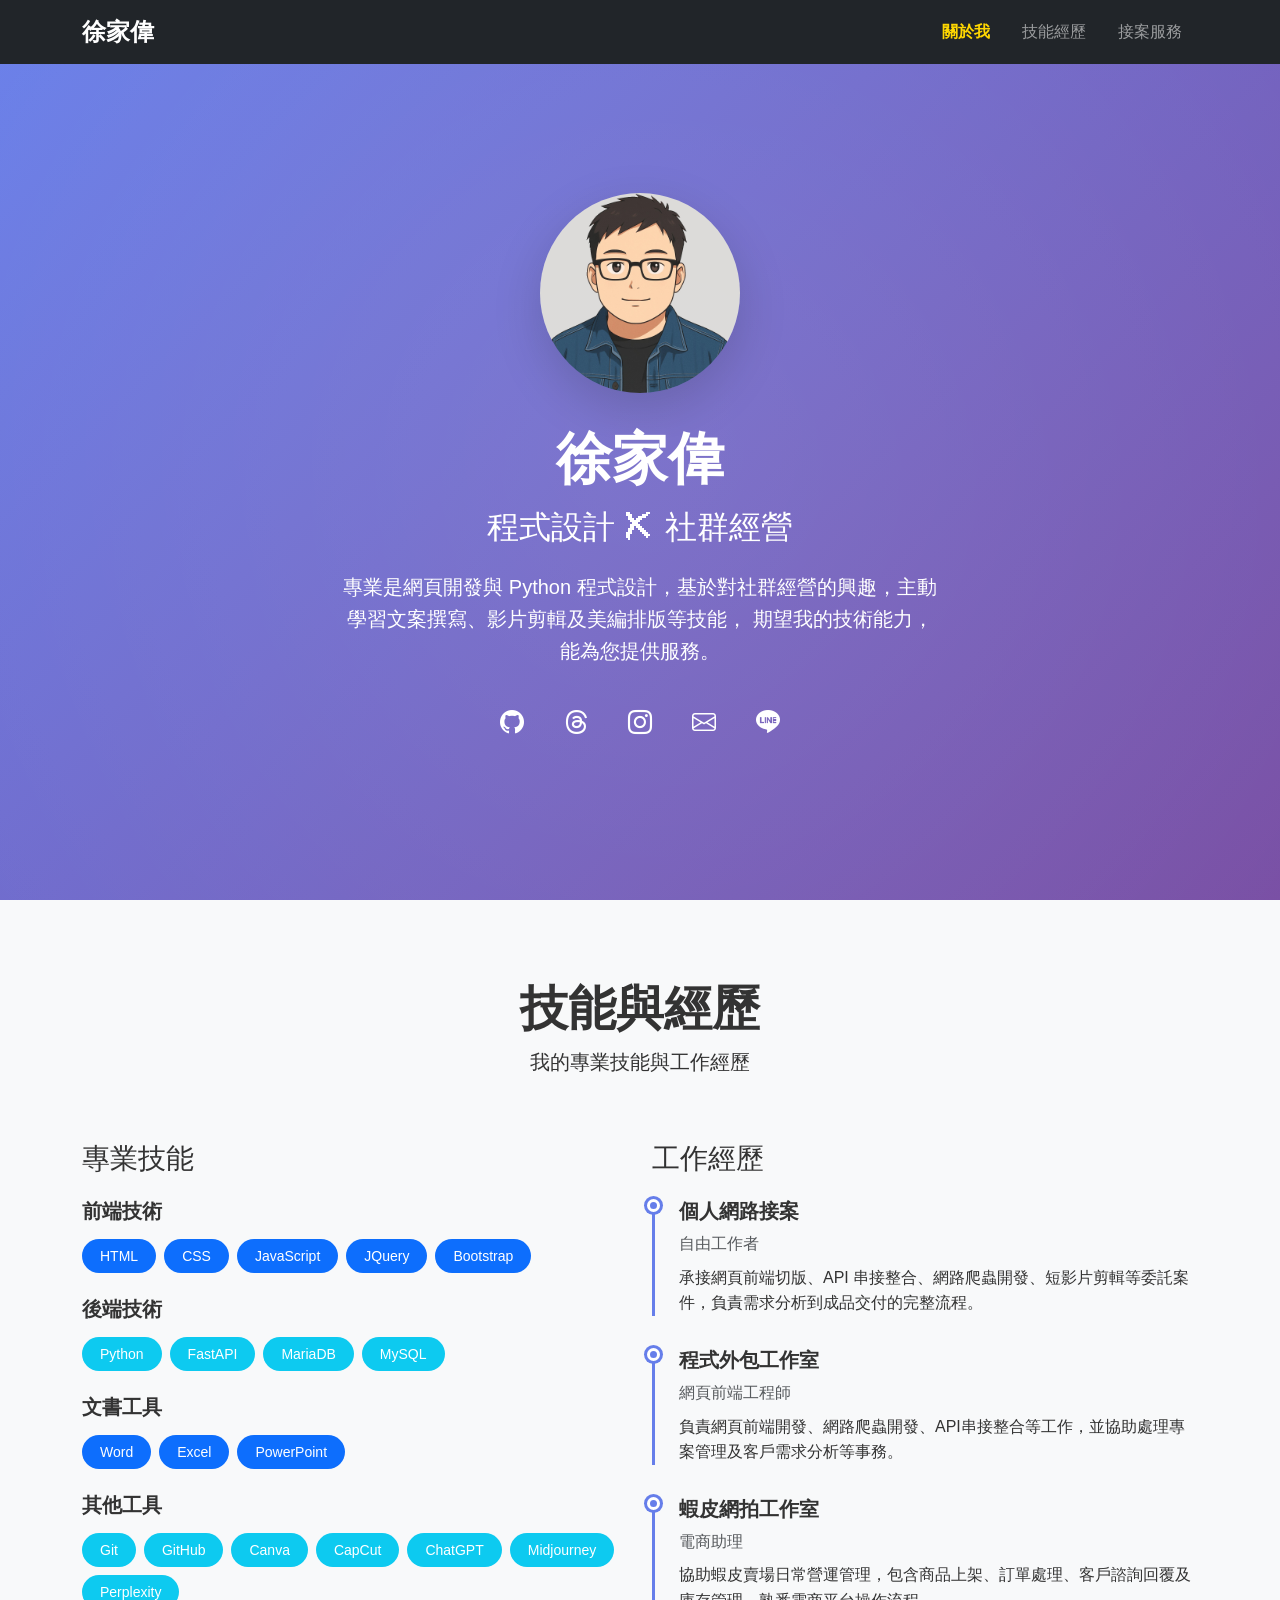
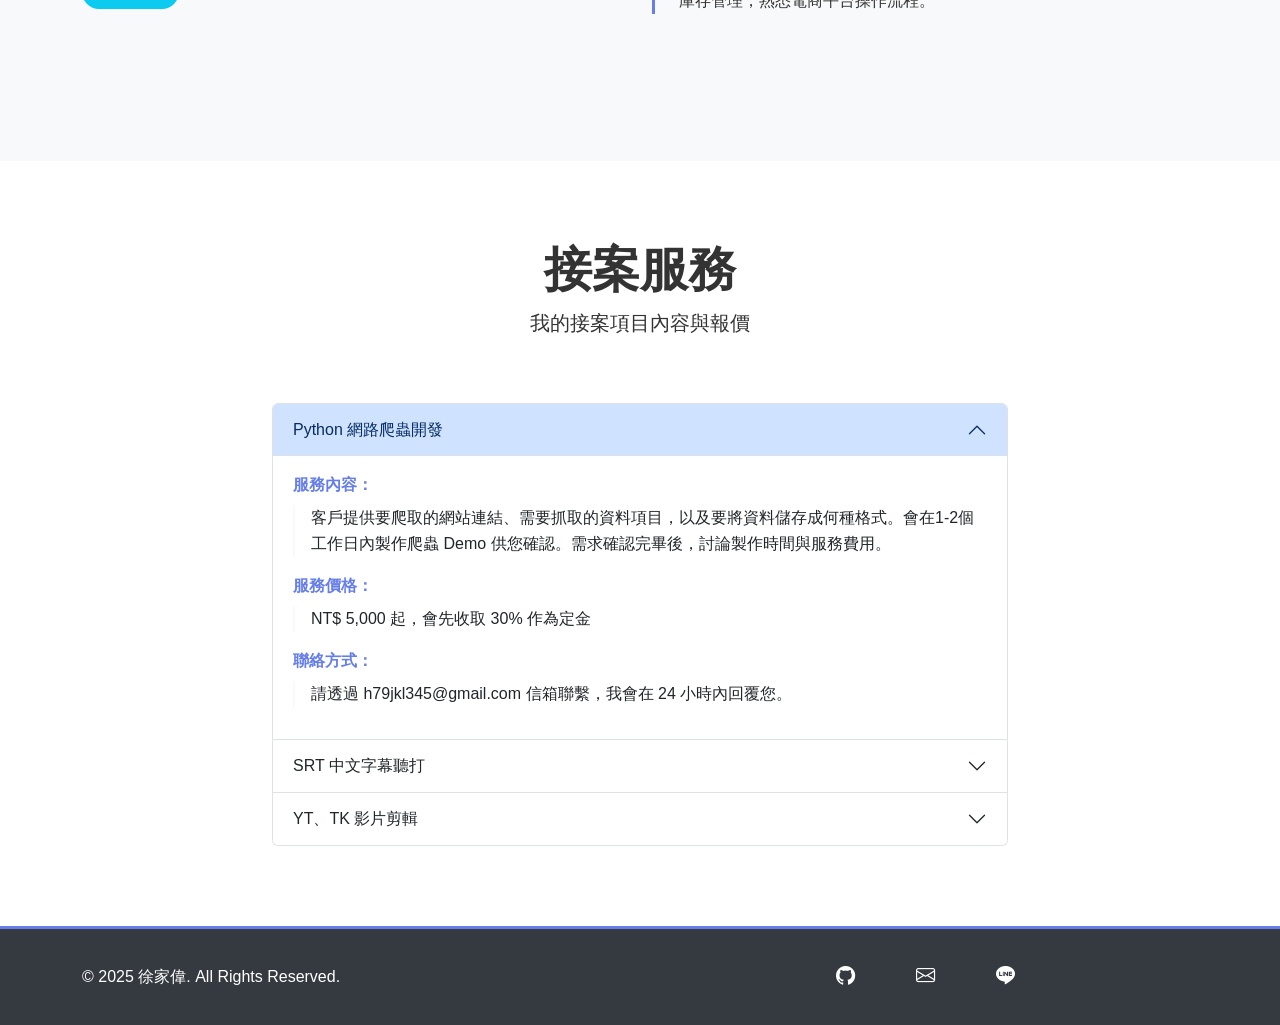
<file: index.html>
<!DOCTYPE html>
<html lang="zh-TW">

<head>
    <!-- 基本 Meta 標籤 -->
    <meta charset="UTF-8">
    <meta name="viewport" content="width=device-width, initial-scale=1.0">
    <meta name="description" content="徐家偉的個人介紹網站">
    <meta name="keywords" content="網頁工程師,前端開發,社群經營,React,Python,作品集">
    <meta name="author" content="徐家偉">

    <!-- 網站標題 -->
    <title>徐家偉 XuJiaWei</title>

    <!-- 外部 CSS 框架 -->
    <link href="https://cdn.jsdelivr.net/npm/bootstrap@5.3.0/dist/css/bootstrap.min.css" rel="stylesheet">
    <link rel="stylesheet" href="https://cdn.jsdelivr.net/npm/bootstrap-icons@1.11.0/font/bootstrap-icons.css">

    <!-- 自定義樣式 -->
    <link rel="stylesheet" href="styles/style.css">

    <!-- Favicon (可選) -->
    <link rel="icon" type="image/x-icon" href="images/favicon.ico">
</head>

<body>
    <!-- 導覽列區塊 -->
    <nav class="navbar navbar-expand-lg navbar-dark bg-dark fixed-top" role="navigation" aria-label="主要導覽">
        <div class="container">
            <!-- 品牌標誌 -->
            <a class="navbar-brand" href="#home" aria-label="回到首頁">徐家偉</a>

            <!-- 手機版選單按鈕 -->
            <button class="navbar-toggler" type="button" data-bs-toggle="collapse" data-bs-target="#navbarNav"
                aria-controls="navbarNav" aria-expanded="false" aria-label="切換導覽選單">
                <span class="navbar-toggler-icon"></span>
            </button>

            <!-- 導覽選單項目 -->
            <div class="collapse navbar-collapse" id="navbarNav">
                <ul class="navbar-nav ms-auto">
                    <li class="nav-item">
                        <a class="nav-link" href="#about" aria-label="關於我">關於我</a>
                    </li>
                    <li class="nav-item">
                        <a class="nav-link" href="#experience" aria-label="經歷技能">技能經歷</a>
                    </li>
                    <!-- <li class="nav-item">
                        <a class="nav-link" href="#portfolio" aria-label="我的作品">作品展示</a>
                    </li> -->
                    <li class="nav-item">
                        <a class="nav-link" href="#services" aria-label="接案服務">接案服務</a>
                    </li>
                </ul>
            </div>
        </div>
    </nav>

    <!-- 主要內容區域 -->
    <!-- 個人簡介區塊 - 置中版 -->
    <section id="about" class="hero-section px-4" aria-labelledby="hero-title">
        <div class="container">
            <div class="row justify-content-center">
                <div class="col-lg-8 col-xl-7 text-center">
                    <!-- 個人頭像 -->
                    <!-- 修改後的程式碼 -->
                    <div class="profile-img-container shadow-lg">
                        <img src="images/sticker.jpg" alt="我的大頭貼" class="profile-img">
                    </div>


                    <!-- 個人資訊 -->
                    <h1 id="hero-title" class="display-4 fw-bold mb-3">徐家偉</h1>
                    <h2 class="mb-4 text-subtitle">程式設計 ✘ 社群經營</h2>
                    <p class="lead mb-4">
                        專業是網頁開發與 Python 程式設計，基於對社群經營的興趣，主動學習文案撰寫、影片剪輯及美編排版等技能，
                        期望我的技術能力，能為您提供服務。
                    </p>

                    <!-- 社群媒體連結 -->
                    <div class="social-links" role="group" aria-label="社群媒體連結">
                        <a href="https://github.com/XuJiaWei0812" class="text-decoration-none" aria-label="GitHub 個人檔案">
                            <i class="bi bi-github" aria-hidden="true"></i>
                        </a>
                        <a href="https://www.threads.net/@awu.wusheng" class="text-decoration-none"
                            aria-label="Threads 個人檔案">
                            <i class="bi bi-threads" aria-hidden="true"></i>
                        </a>
                        <a href="https://www.instagram.com/awu.wusheng/" class="text-decoration-none"
                            aria-label="Instagram 個人檔案">
                            <i class="bi bi-instagram" aria-hidden="true"></i>
                        </a>
                        <a href="mailto:h79jkl345@gmail.com" class="text-decoration-none" aria-label="電子郵件聯絡">
                            <i class="bi bi-envelope" aria-hidden="true"></i>
                        </a>
                        <a href="https://line.me/ti/p/uGTFA87Uiu" class="text-decoration-none" aria-label="Line 好友添加">
                            <i class="bi bi-line" aria-hidden="true"></i>
                        </a>
                    </div>
                </div>
            </div>
        </div>
    </section>


    <!-- 經歷與專業技能區塊 -->
    <section id="experience" class="section-padding bg-light px-4" aria-labelledby="experience-title">
        <div class="container">
            <!-- 區塊標題 -->
            <div class="row">
                <div class="col-12 text-center mb-5">
                    <h2 id="experience-title" class="display-5 fw-bold">技能與經歷</h2>
                    <p class="lead">我的專業技能與工作經歷</p>
                </div>
            </div>

            <div class="row">
                <!-- 專業技能區域 -->
                <div class="col-lg-6 mb-5">
                    <h3 class="mb-4">專業技能</h3>

                    <!-- 前端技術 -->
                    <div class="skill-category mb-4">
                        <p class="h5 fw-bold mb-3">前端技術</p>
                        <div class="skill-tags">
                            <span class="badge bg-primary skill-badge">HTML</span>
                            <span class="badge bg-primary skill-badge">CSS</span>
                            <span class="badge bg-primary skill-badge">JavaScript</span>
                            <span class="badge bg-primary skill-badge">JQuery</span>
                            <span class="badge bg-primary skill-badge">Bootstrap</span>
                        </div>
                    </div>

                    <!-- 後端技術 -->
                    <div class="skill-category mb-4">
                        <p class="h5 fw-bold mb-3">後端技術</p>
                        <div class="skill-tags">
                            <span class="badge bg-info skill-badge">Python</span>
                            <span class="badge bg-info skill-badge">FastAPI</span>
                            <span class="badge bg-info skill-badge">MariaDB</span>
                            <span class="badge bg-info skill-badge">MySQL</span>
                        </div>
                    </div>

                    <!-- 文書工具 -->
                    <div class="skill-category mb-4">
                        <p class="h5 fw-bold mb-3">文書工具</p>
                        <div class="skill-tags">
                            <span class="badge bg-primary skill-badge">Word</span>
                            <span class="badge bg-primary skill-badge">Excel</span>
                            <span class="badge bg-primary skill-badge">PowerPoint</span>
                        </div>
                    </div>

                    <!-- 其他工具 -->
                    <div class="skill-category">
                        <p class="h5 fw-bold mb-3">其他工具</p>
                        <div class="skill-tags">
                            <span class="badge bg-info skill-badge">Git</span>
                            <span class="badge bg-info skill-badge">GitHub</span>
                            <span class="badge bg-info skill-badge">Canva</span>
                            <span class="badge bg-info skill-badge">CapCut</span>
                            <span class="badge bg-info skill-badge">ChatGPT</span>
                            <span class="badge bg-info skill-badge">Midjourney</span>
                            <span class="badge bg-info skill-badge">Perplexity</span>
                        </div>
                    </div>
                </div>

                <!-- 工作經歷區域 -->
                <div class="col-lg-6">
                    <h3 class="mb-4">工作經歷</h3>

                    <!-- 經歷項目 1 -->
                    <article class="timeline-item">
                        <p class="h5 fw-bold">個人網路接案</p>
                        <p class="text-muted mb-2">自由工作者</p>
                        <p>承接網頁前端切版、API 串接整合、網路爬蟲開發、短影片剪輯等委託案件，負責需求分析到成品交付的完整流程。</p>
                    </article>

                    <!-- 經歷項目 2 -->
                    <article class="timeline-item">
                        <p class="h5 fw-bold">程式外包工作室</p>
                        <p class="text-muted mb-2">網頁前端工程師</p>
                        <p>負責網頁前端開發、網路爬蟲開發、API串接整合等工作，並協助處理專案管理及客戶需求分析等事務。</p>
                    </article>

                    <!-- 經歷項目 3 -->
                    <article class="timeline-item">
                        <p class="h5 fw-bold">蝦皮網拍工作室</p>
                        <p class="text-muted mb-2">電商助理</p>
                        <p>協助蝦皮賣場日常營運管理，包含商品上架、訂單處理、客戶諮詢回覆及庫存管理，熟悉電商平台操作流程。</p>
                    </article>
                </div>
            </div>
        </div>
    </section>

    <!-- 作品集區塊 -->
    <!-- <section id="portfolio" class="section-padding" aria-labelledby="portfolio-title">
        <div class="container">
            <div class="row">
                <div class="col-12 text-center mb-5">
                    <h2 id="portfolio-title" class="display-5 fw-bold">我的作品</h2>
                    <p class="lead">精選專案作品展示</p>
                </div>
            </div>

            <div class="row" role="grid">
                <div class="col-md-6 col-lg-4 mb-4" role="gridcell">
                    <article class="card h-100 portfolio-card">
                        <img src="image/portfolio01.jpg" class="card-img-top" alt="作品001專案截圖" loading="lazy">
                        <div class="card-body">
                            <h3 class="card-title h5">作品001</h3>
                            <p class="card-text">作品001內容
                            </p>
                        </div>
                    </article>
                </div>
            </div>
        </div>
    </section> -->

    <!-- 接案服務說明區塊 -->
    <section id="services" class="section-padding px-4" aria-labelledby="services-title">
        <div class="container">
            <!-- 區塊標題 -->
            <div class="row">
                <div class="col-12 text-center mb-5">
                    <h2 id="services-title" class="display-5 fw-bold">接案服務</h2>
                    <p class="lead">我的接案項目內容與報價</p>
                </div>
            </div>

            <!-- 服務項目手風琴 -->
            <div class="row">
                <div class="col-lg-8 mx-auto">
                    <div class="accordion" id="servicesAccordion" role="tablist">

                        <!-- 服務項目 1: Python 網路爬蟲開發 -->
                        <div class="accordion-item">
                            <h3 class="accordion-header" id="headingOne">
                                <button class="accordion-button" type="button" data-bs-toggle="collapse"
                                    data-bs-target="#collapseOne" aria-expanded="true" aria-controls="collapseOne"
                                    role="tab">
                                    Python 網路爬蟲開發
                                </button>
                            </h3>
                            <div id="collapseOne" class="accordion-collapse collapse show" aria-labelledby="headingOne"
                                data-bs-parent="#servicesAccordion" role="tabpanel">
                                <div class="accordion-body">
                                    <dl class="service-details">
                                        <dt>服務內容：</dt>
                                        <dd>客戶提供要爬取的網站連結、需要抓取的資料項目，以及要將資料儲存成何種格式。會在1-2個工作日內製作爬蟲 Demo 供您確認。需求確認完畢後，討論製作時間與服務費用。</dd>

                                        <dt>服務價格：</dt>
                                        <dd>NT$ 5,000 起，會先收取 30% 作為定金</dd>

                                        <dt>聯絡方式：</dt>
                                        <dd>請透過 h79jkl345@gmail.com 信箱聯繫，我會在 24 小時內回覆您。</dd>
                                    </dl>
                                </div>
                            </div>
                        </div>

                        <!-- 服務項目 2: SRT 中文字幕聽打 -->
                        <div class="accordion-item">
                            <h3 class="accordion-header" id="headingTwo">
                                <button class="accordion-button collapsed" type="button" data-bs-toggle="collapse"
                                    data-bs-target="#collapseTwo" aria-expanded="false" aria-controls="collapseTwo"
                                    role="tab">
                                    SRT 中文字幕聽打
                                </button>
                            </h3>
                            <div id="collapseTwo" class="accordion-collapse collapse" aria-labelledby="headingTwo"
                                data-bs-parent="#servicesAccordion" role="tabpanel">
                                <div class="accordion-body">
                                    <dl class="service-details">
                                        <dt>服務內容：</dt>
                                        <dd>客戶將聽打素材上傳至 Google 雲端，討論並確認聽打需求、音訊品質、製作時間與服務報價，完成後提供 SRT 或逐字稿供您審核修正。</dd>

                                        <dt>服務價格：</dt>
                                        <dd>1. SRT檔案 1分鐘 40 台幣 (中文)</dd>
                                        <dd>2. 逐字稿 1分鐘 30 台幣 (中文)</dd>

                                        <dt>聯絡方式：</dt>
                                        <dd>請透過 h79jkl345@gmail.com 信箱聯繫，我會在 24 小時內回覆您。</dd>

                                        <dt>委託精選：</dt>
                                        <dd>
                                            <span>1.</span>
                                            <a href="https://youtu.be/nAtujJm5PNc?si=9e7jjyu8WjbeJ9cZ" class="link-dark"
                                                target="_blank">
                                                【Joeman】9999元的奢華吃到飽對決369元的平價吃到飽【Joe是要對決S2】Ep95
                                            </a>
                                        </dd>
                                        <dd>
                                            <span>2.</span>
                                            <a href="https://youtu.be/ZFIbYRhg51Q?si=QQN1MVUrN1SW_g3N" class="link-dark"
                                                target="_blank">
                                                【Joeman】2580元的奢華肉乾對決320元的平價肉乾【Joe是要對決S2】Ep92
                                            </a>
                                        </dd>
                                        <dd>
                                            <span>3.</span>
                                            <a href="https://youtu.be/-O6KrLArJVw?si=ENCqAo39z3F-96rD" class="link-dark"
                                                target="_blank">
                                                【單車悠遊彰化苗木之鄉｜永靖巡禮超讚行程滿滿滿【LindaLovesCycling】
                                            </a>
                                        </dd>
                                        <dd>
                                            <span>4.</span>
                                            <a href="https://youtu.be/pcpTMlbo86Q?si=Un8v4jJqIBPGbxOq" class="link-dark"
                                                target="_blank">
                                                《翻岳2》搭乘藏王纜車去看樹冰大軍🌲｜來銀山溫泉當神隱少女♨️
                                            </a>
                                        </dd>
                                        <dd>
                                            <span>5.</span>
                                            <a href="https://youtu.be/aG0pRJRTMAg?si=NTaQ6DaTuYJa8YMY" class="link-dark"
                                                target="_blank">
                                                〖卡特〗揭秘頻道”20萬Q&A”有人離職了嗎？！為什麼有新成員的加入...！
                                            </a>
                                        </dd>
                                    </dl>
                                </div>
                            </div>
                        </div>

                        <!-- 服務項目 3: YT、TK 短影片剪輯 -->
                        <div class="accordion-item">
                            <h3 class="accordion-header" id="headingThree">
                                <button class="accordion-button collapsed" type="button" data-bs-toggle="collapse"
                                    data-bs-target="#collapseThree" aria-expanded="false" aria-controls="collapseThree"
                                    role="tab">
                                    YT、TK 影片剪輯
                                </button>
                            </h3>
                            <div id="collapseThree" class="accordion-collapse collapse" aria-labelledby="headingThree"
                                data-bs-parent="#servicesAccordion" role="tabpanel">
                                <div class="accordion-body">
                                    <dl class="service-details">
                                        <dt>服務內容：</dt>
                                        <dd>客戶將剪輯素材上傳至 Google 雲端，討論並確認影片素材、剪輯需求、製作時間與服務報價，完成後提供初版供您審核修正。</dd>

                                        <dt>服務價格：</dt>
                                        <dd>1. 短影片 : 0秒~30秒 300台幣、31秒~60秒 500台幣、61秒~90秒 700台幣、91秒~120秒 900台幣</dd>
                                        <dd>2. 長影片 : 1分鐘 300 台幣 (5分鐘以上算長影片)</dd>
                                        <dd>3. 純字幕 : 1分鐘 100 台幣</dd>

                                        <dt>聯絡方式：</dt>
                                        <dd>請透過 h79jkl345@gmail.com 信箱聯繫，我會在 24 小時內回覆您。</dd>

                                        <dt>委託精選：</dt>
                                        <dd>
                                            <span>1.</span>
                                            <a href="https://drive.google.com/file/d/1aO4wu6loYxnPoXxKL_tir53Qa9yr41Bm/view"
                                                class="link-dark" target="_blank">
                                                BR電商(TikTok) 電商市場競爭解法
                                            </a>
                                        </dd>
                                        <dd>
                                            <span>2.</span>
                                            <a href="https://drive.google.com/file/d/1_mHoqVsYP_aYX_h-3M3Wja6jahINfm7Q/view"
                                                class="link-dark" target="_blank">
                                                BR電商(TikTok) 蝦皮中小賣家陣亡
                                            </a>
                                        </dd>
                                        <dd>
                                            <span>3.</span>
                                            <a href="https://drive.google.com/file/d/1REF8NK8EbR0mFB0Osl1iph7hU8OPp2dd/view"
                                                class="link-dark" target="_blank">
                                                BR電商(TikTok) 電商創業要多少錢】
                                            </a>
                                        </dd>
                                        <dd>
                                            <span>4.</span>
                                            <a href="https://drive.google.com/file/d/1PGUARyuic1TP3BpJYysJefXMSVRx3zXl/view"
                                                class="link-dark" target="_blank">
                                                2023 新青安貸款
                                            </a>
                                        </dd>
                                        <dd>
                                            <span>5.</span>
                                            <a href="https://drive.google.com/file/d/129f9-ob-LICPK7FpPy-swWYsx3xdNXY3/view"
                                                class="link-dark" target="_blank">
                                                6個新手買房重點
                                            </a>
                                        </dd>
                                    </dl>
                                </div>
                            </div>
                        </div>
                    </div>
                </div>
            </div>
        </div>
    </section>
    </main>

    <!-- 網站頁尾 -->
    <footer class="py-4" role="contentinfo">
        <div class="container">
            <div class="row align-items-center">
                <!-- 版權聲明 -->
                <div class="col-md-6">
                    <p class="mb-0">&copy; 2025 徐家偉. All Rights Reserved.</p>
                </div>

                <!-- 頁尾社群連結 -->
                <div class="col-md-6 text-md-end">
                    <div class="social-links" role="group" aria-label="頁尾社群媒體連結">
                        <a href="https://github.com/XuJiaWei0812" class="text-decoration-none me-3"
                            aria-label="GitHub">
                            <i class="bi bi-github" aria-hidden="true"></i>
                        </a>
                        <a href="mailto:h79jkl345@gmail.com" class="text-decoration-none me-3"
                            aria-label="Email">
                            <i class="bi bi-envelope" aria-hidden="true"></i>
                        </a>
                        <a href="https://line.me/ti/p/uGTFA87Uiu" class="text-decoration-none"
                            aria-label="Line">
                            <i class="bi bi-line" aria-hidden="true"></i>
                        </a>
                    </div>
                </div>
            </div>
        </div>
    </footer>

    <!-- JavaScript 檔案載入 -->
    <!-- Bootstrap 框架 JavaScript -->
    <script src="https://cdn.jsdelivr.net/npm/bootstrap@5.3.0/dist/js/bootstrap.bundle.min.js"></script>

    <!-- 自定義功能 JavaScript -->
    <script src="js/script.js"></script>
</body>

</html>
</file>
<file: styles/style.css>
/* ===================================
CSS 變數定義
=================================== */
:root {
    /* 顏色變數 */
    --primary-gradient: linear-gradient(135deg, #667eea 0%, #764ba2 100%);
    --primary-blue: #667eea;
    --primary-purple: #764ba2;
    --accent-gold: #ffd700;
    --dark-bg: #343a40;
    --light-bg: #f8f9fa;
    --text-muted: #6c757d;
    
    /* 間距設定 */
    --section-padding: 80px;
    --section-padding-mobile: 60px;
    
    /* 動畫時間 */
    --transition-fast: 0.3s;
    --transition-normal: 0.6s;
    
    /* 陰影效果 */
    --box-shadow-light: 0 2px 10px rgba(0, 0, 0, 0.1);
    --box-shadow-hover: 0 10px 25px rgba(0, 0, 0, 0.15);
}

/* ===================================
基礎樣式重置與設定
=================================== */
html {
    scroll-behavior: smooth;
    font-size: 16px;
}

body {
    font-family: -apple-system, BlinkMacSystemFont, 'Segoe UI', Roboto, 'Helvetica Neue', Arial, sans-serif;
    line-height: 1.6;
    color: #333;
}

/* 焦點處理 */
*:focus:not(:focus-visible) {
    outline: none;
}

*:focus-visible {
    outline: 2px solid var(--primary-blue);
    outline-offset: 2px;
}

.navbar-brand:focus-visible,
.navbar-nav .nav-link:focus-visible {
    outline: 2px solid var(--accent-gold);
    outline-offset: 2px;
}

/* ===================================
版面配置樣式
=================================== */
.section-padding {
    padding: var(--section-padding) 0;
}

/* Hero Section */
.hero-section {
    background: var(--primary-gradient);
    color: white;
    padding: 120px 0 var(--section-padding) 0;
    min-height: 100vh;
    display: flex;
    align-items: center;
    position: relative;
    overflow: hidden;
}

.hero-section .lead {
    max-width: 600px;
    margin-left: auto;
    margin-right: auto;
}

.hero-section .social-links {
    justify-content: center;
    margin-top: 2rem;
}

/* Hero Section 裝飾效果 */
.hero-section::before {
    content: '';
    position: absolute;
    top: -50%;
    right: -50%;
    width: 200%;
    height: 200%;
    background: radial-gradient(circle, rgba(255, 255, 255, 0.1) 0%, transparent 70%);
    animation: float 6s ease-in-out infinite;
    pointer-events: none;
}

@keyframes float {
    0%, 100% { transform: translateY(0px) rotate(0deg); }
    50% { transform: translateY(-20px) rotate(180deg); }
}

.text-subtitle {
    color: rgba(255, 255, 255, 1);
    font-weight: 500;
}

/* ===================================
導覽列樣式
=================================== */
.navbar-brand {
    font-weight: 700;
    font-size: 1.5rem;
    color: white !important;
    transition: color var(--transition-fast) ease;
}

.navbar-brand:hover {
    color: var(--accent-gold) !important;
}

.navbar-nav .nav-link {
    font-weight: 500;
    padding: 0.5rem 1rem !important;
    transition: color var(--transition-fast) ease;
    position: relative;
}

.navbar-nav .nav-link:hover {
    color: var(--accent-gold) !important;
}

/* 導覽列連結下劃線效果 */
.navbar-nav .nav-link::after {
    content: '';
    position: absolute;
    bottom: 0;
    left: 50%;
    width: 0;
    height: 2px;
    background-color: var(--accent-gold);
    transition: all var(--transition-fast) ease;
    transform: translateX(-50%);
}

.navbar-nav .nav-link:hover::after {
    width: 80%;
}

/* 活動導覽項目樣式 */
.navbar-nav .nav-item.active .nav-link,
.navbar-nav .nav-link.active {
    color: var(--accent-gold) !important;
    font-weight: 600;
}

/* ===================================
社群連結樣式
=================================== */
.social-links {
    display: flex;
    gap: 1rem;
    justify-content: center;
}

.social-links a {
    color: white;
    font-size: 1.5rem;
    transition: transform var(--transition-fast) ease, color var(--transition-fast) ease;
    padding: 0.5rem;
    border-radius: 50%;
    display: inline-flex;
    align-items: center;
    justify-content: center;
    width: 3rem;
    height: 3rem;
}

.social-links a:hover {
    color: var(--accent-gold);
    transform: scale(1.15);
}

/* ===================================
技能標籤樣式
=================================== */
.skill-category {
    margin-bottom: 1.5rem;
}

.skill-tags {
    display: flex;
    flex-wrap: wrap;
    gap: 0.5rem;
}

.skill-badge {
    padding: 0.5rem 1rem;
    font-size: 0.875rem;
    font-weight: 500;
    border-radius: 20px;
    transition: all var(--transition-fast) ease;
    cursor: default;
    border: 2px solid transparent;
    animation: fadeInUp var(--transition-normal) ease-out;
}

.skill-badge:hover {
    transform: translateY(-2px);
    box-shadow: var(--box-shadow-light);
    border-color: currentColor;
}

/* 動畫延遲 */
.skill-badge:nth-child(1) { animation-delay: 0.1s; }
.skill-badge:nth-child(2) { animation-delay: 0.2s; }
.skill-badge:nth-child(3) { animation-delay: 0.3s; }
.skill-badge:nth-child(4) { animation-delay: 0.4s; }
.skill-badge:nth-child(5) { animation-delay: 0.5s; }

/* ===================================
作品集樣式
=================================== */
.portfolio-card {
    border: none;
    border-radius: 12px;
    overflow: hidden;
    box-shadow: var(--box-shadow-light);
    transition: all var(--transition-fast) ease;
    height: 100%;
    animation: fadeInUp var(--transition-normal) ease-out;
}

.portfolio-card:hover {
    transform: translateY(-8px);
    box-shadow: var(--box-shadow-hover);
}

.portfolio-card .card-img-top {
    height: 250px;
    object-fit: cover;
    transition: transform var(--transition-fast) ease;
}

.portfolio-card:hover .card-img-top {
    transform: scale(1.05);
}

.portfolio-card .card-title {
    color: var(--primary-blue);
    font-weight: 600;
}

.portfolio-card .card-body {
    padding: 1.5rem;
}

/* ===================================
時間軸樣式
=================================== */
.timeline-item {
    border-left: 3px solid var(--primary-blue);
    padding-left: 1.5rem;
    margin-bottom: 2rem;
    position: relative;
    animation: fadeInUp var(--transition-normal) ease-out;
}

.timeline-item::before {
    content: '';
    position: absolute;
    left: -8px;
    top: 0;
    width: 13px;
    height: 13px;
    background-color: var(--primary-blue);
    border-radius: 50%;
    border: 3px solid white;
    box-shadow: 0 0 0 3px var(--primary-blue);
    transition: all var(--transition-fast) ease;
}

.timeline-item:hover::before {
    background-color: var(--accent-gold);
    box-shadow: 0 0 0 3px var(--accent-gold);
}

/* ===================================
服務項目樣式
=================================== */
.service-details {
    margin: 0;
}

.service-details dt {
    font-weight: 600;
    color: var(--primary-blue);
    margin-top: 1rem;
    margin-bottom: 0.5rem;
}

.service-details dt:first-child {
    margin-top: 0;
}

.service-details dd {
    margin-bottom: 1rem;
    padding-left: 1rem;
    border-left: 2px solid var(--light-bg);
}

/* ===================================
頁尾樣式
=================================== */
footer {
    background-color: var(--dark-bg);
    color: white;
    border-top: 3px solid var(--primary-blue);
}

footer .social-links a {
    color: white;
    font-size: 1.2rem;
    transition: transform var(--transition-fast) ease, color var(--transition-fast) ease;
}

footer .social-links a:hover {
    color: var(--accent-gold);
    transform: scale(1.15);
}

/* ===================================
動畫效果
=================================== */
@keyframes fadeInUp {
    from {
        opacity: 0;
        transform: translateY(30px);
    }
    to {
        opacity: 1;
        transform: translateY(0);
    }
}

/* ===================================
響應式設計
=================================== */
@media (max-width: 768px) {
    .section-padding {
        padding: var(--section-padding-mobile) 0;
    }

    .hero-section {
        padding: 100px 0 var(--section-padding-mobile) 0;
        min-height: auto;
    }

    .display-4 {
        font-size: 2.5rem;
    }

    .display-5 {
        font-size: 2rem;
    }

    .social-links a {
        font-size: 1.3rem;
        width: 2.5rem;
        height: 2.5rem;
    }

    .skill-badge {
        font-size: 0.8rem;
        padding: 0.4rem 0.8rem;
    }

    .timeline-item {
        padding-left: 1rem;
    }

    .timeline-item::before {
        left: -6px;
        width: 10px;
        height: 10px;
    }
}

@media (max-width: 576px) {
    html {
        font-size: 14px;
    }

    .hero-section {
        padding: 80px 0 var(--section-padding-mobile) 0;
        text-align: center;
    }

    .social-links {
        justify-content: center;
        margin-top: 1.5rem;
    }

    .skill-tags {
        justify-content: center;
    }
}

/* ===================================
輔助功能
=================================== */
.sr-only {
    position: absolute;
    width: 1px;
    height: 1px;
    padding: 0;
    margin: -1px;
    overflow: hidden;
    clip: rect(0, 0, 0, 0);
    white-space: nowrap;
    border: 0;
}

@media (prefers-reduced-motion: reduce) {
    *,
    *::before,
    *::after {
        animation-duration: 0.01ms !important;
        animation-iteration-count: 1 !important;
        transition-duration: 0.01ms !important;
    }

    html {
        scroll-behavior: auto;
    }
}

@media (prefers-contrast: high) {
    :root {
        --box-shadow-light: 0 2px 10px rgba(0, 0, 0, 0.5);
        --box-shadow-hover: 0 10px 25px rgba(0, 0, 0, 0.6);
    }

    .portfolio-card {
        border: 2px solid #000;
    }
}

@media print {
    .navbar,
    .social-links,
    footer {
        display: none !important;
    }

    * {
        color: #000 !important;
        background: white !important;
    }

    .portfolio-card,
    .timeline-item {
        box-shadow: none !important;
        border: 1px solid #000 !important;
    }
}


/* ===================================
頭像樣式優化
=================================== */
.profile-img-container {
    width: 200px;  /* 您可以自訂想要的寬度 */
    height: 200px; /* 高度應與寬度相同以形成正圓 */
    border-radius: 50%;
    overflow: hidden; /* 隱藏圖片超出圓形範圍的部分 */
    margin: 0 auto 2rem; /* 水平置中並增加下方間距 */
}

.profile-img {
    width: 100%;
    height: 100%;
    object-fit: cover; /* 關鍵：讓圖片等比例填滿容器，多餘部分會被裁切 */
    object-position: center; /* 將圖片置中顯示 */
}
</file>
